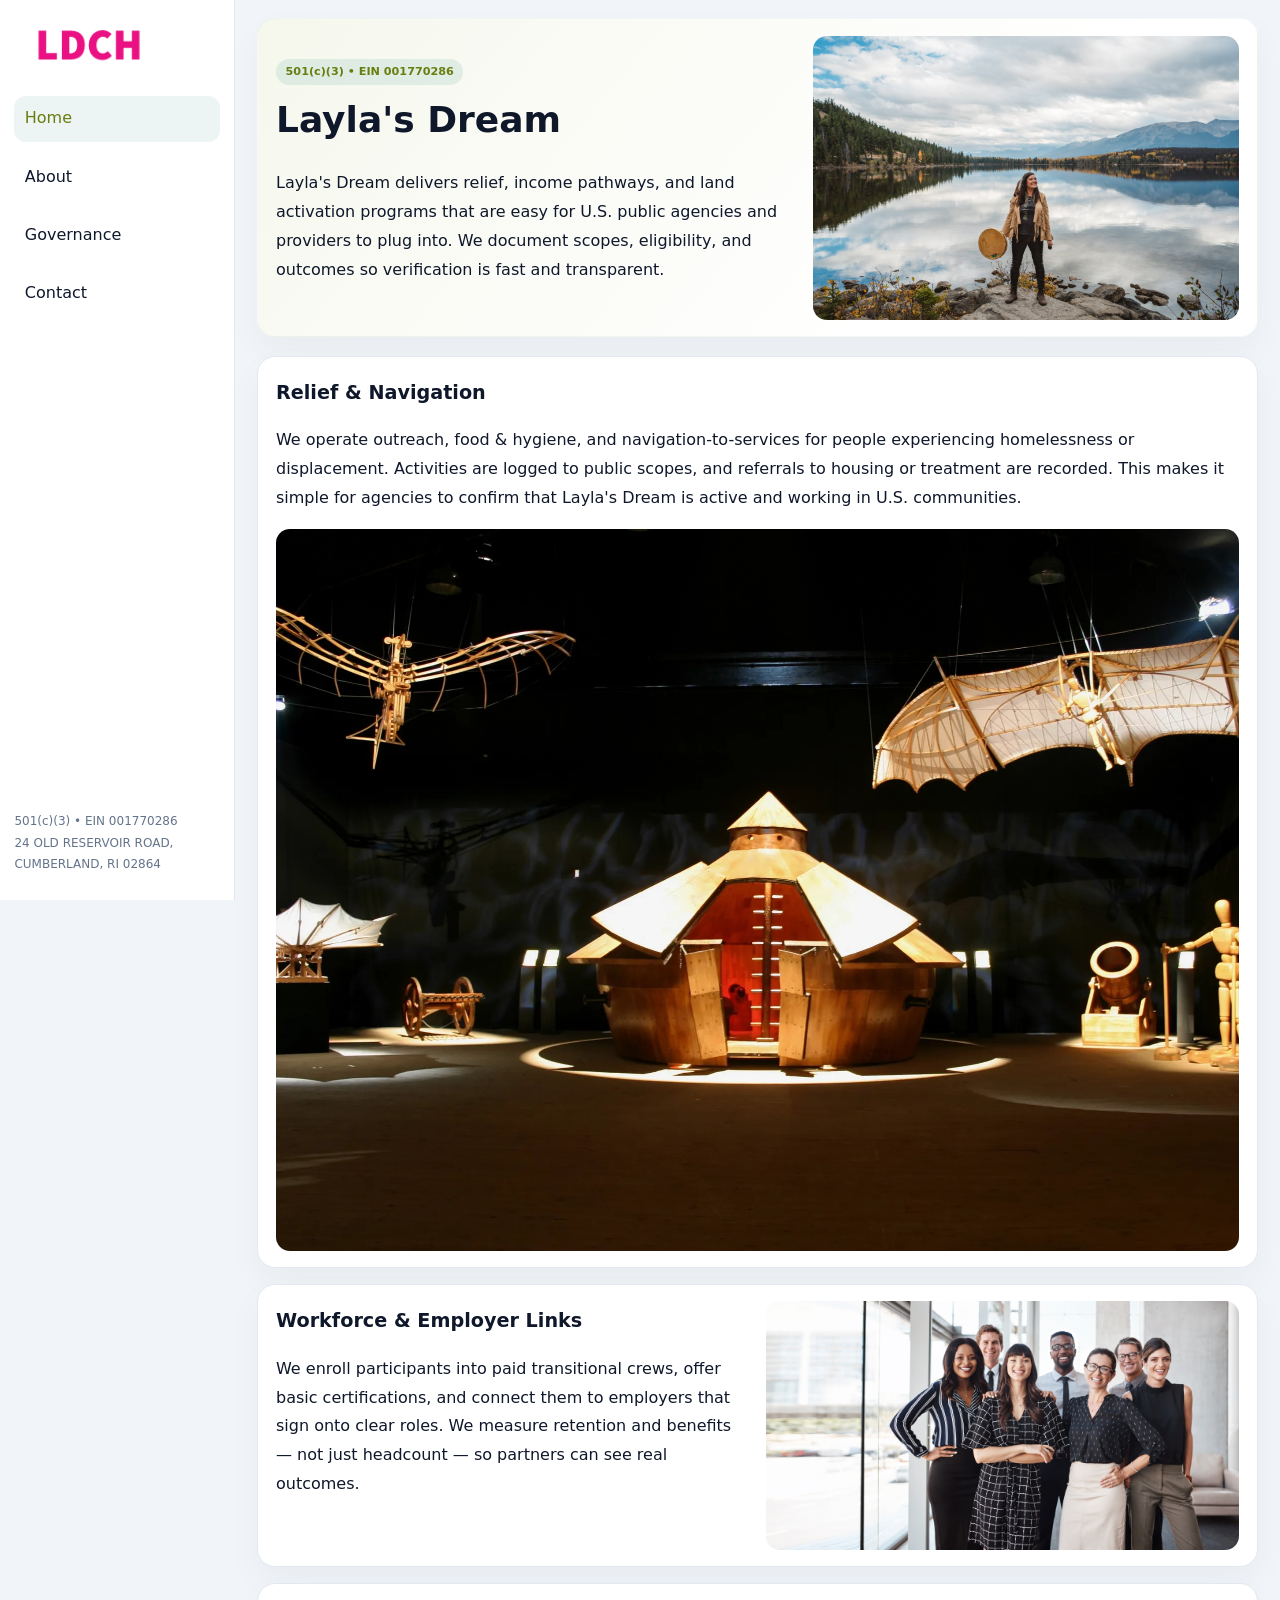
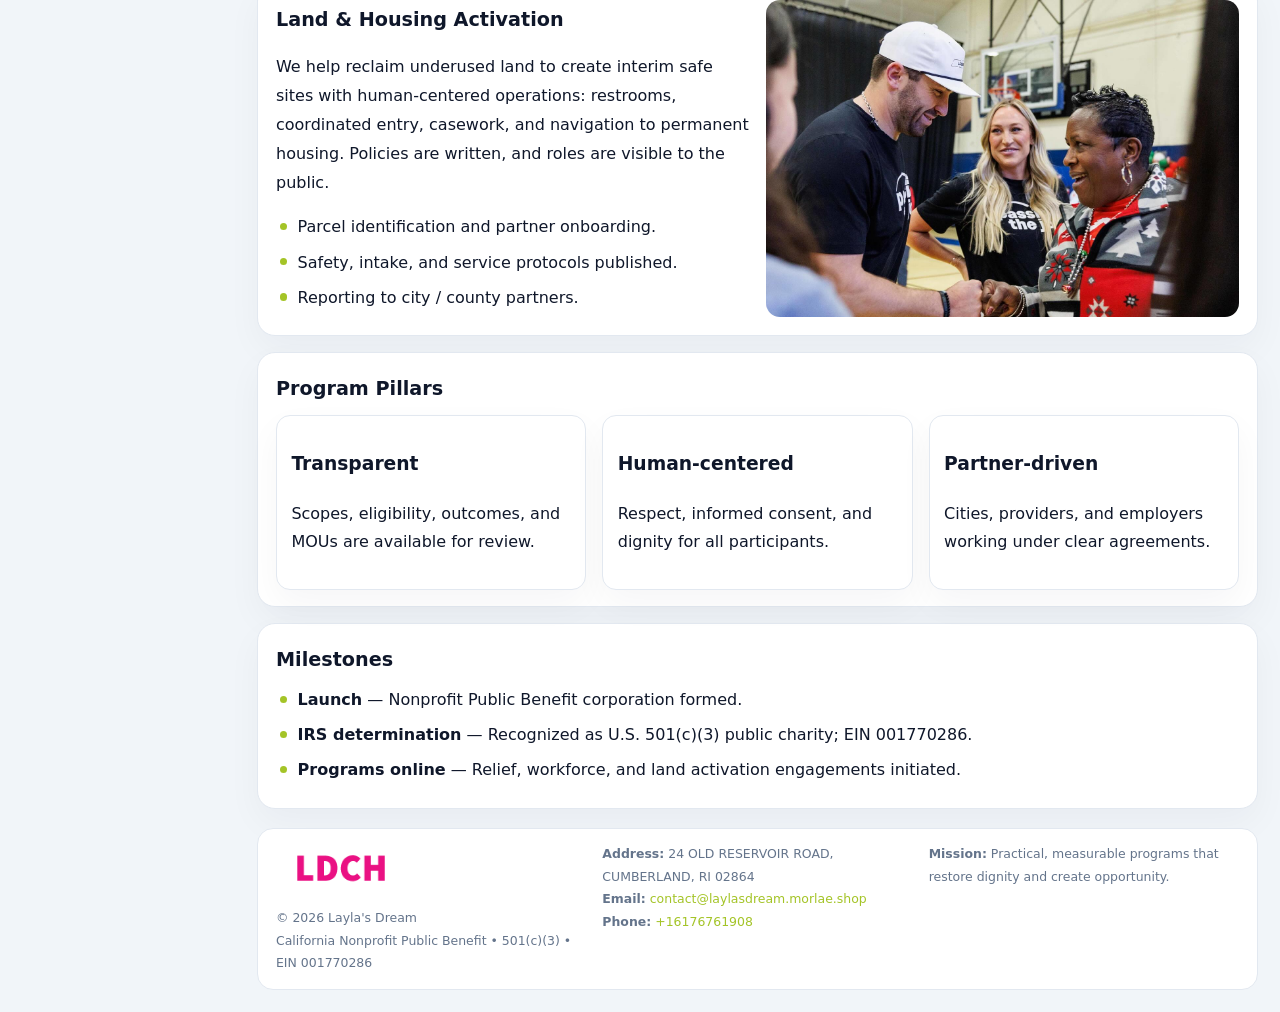
<file: index.html>
<!doctype html><html lang="en"><head>
<meta charset="utf-8">
<meta name="viewport" content="width=device-width,initial-scale=1">
<title>Layla's Dream – Nonprofit • 2025</title>
<link rel="stylesheet" href="assets/styles.css">
<link rel="icon" href="images/logo.png">
<meta name="data-ein" content="001770286">
<meta name="data-name" content="Layla's Dream">
<meta name="data-email" content="contact@laylasdream.morlae.shop">
<meta name="data-phone" content="+16176761908">
<meta name="data-address" content="24 OLD RESERVOIR ROAD, CUMBERLAND, RI 02864">
<meta name="data-map" content="24+OLD+RESERVOIR+ROAD,+CUMBERLAND,+RI+02864">
  <meta name="description" content="Dedicated to community services, education, and direct relief, Layla's Dream collaborates with neighbors and partners to deliver practical help and long-term impact.">
<meta name="facebook-domain-verification" content="my6pdwqedwnmese4xpj6fhqq9a94qs" />
</head><body>
<div style="position:absolute;left:-9999px;top:-9999px;opacity:0" data-uniq="{{UNIQUE_BLOB}}">
  <span>Dedicated to community services, education, and direct relief, Layla's Dream collaborates with neighbors and partners to deliver practical help and long-term impact.</span><svg width="12" height="12" viewBox="0 0 12 12" xmlns="http://www.w3.org/2000/svg"><circle cx="6" cy="6" r="5" fill="#b45309"/></svg><img src="images/jobs.jpg" width="1" height="1" alt="" loading="lazy"/>
</div>

<div class="layout">
  <aside>
    <div class="c107122cf71"><a href="index.html"><img src="images/logo.png" alt="Layla's Dream"></a></div>
    <a class="navlink active" href="index.html">Home</a>
    <a class="navlink" href="about.html">About</a>
    <a class="navlink" href="governance.html">Governance</a>
    <a class="navlink" href="contact.html">Contact</a>
    <div class="info">
      501(c)(3) • EIN 001770286<br>
      24 OLD RESERVOIR ROAD, CUMBERLAND, RI 02864
    </div>
  </aside>

  <main>
    <section class="c9cfb21954e">
      <div>
        <span class="c57cdefdc68">501(c)(3) • EIN 001770286</span>
        <h1>Layla's Dream</h1>
        <p class="cc014f64822">Layla's Dream delivers relief, income pathways, and land activation programs that are easy for U.S. public agencies and providers to plug into. We document scopes, eligibility, and outcomes so verification is fast and transparent.</p>
      </div>
      <img src="images/hero.jpg" alt="Community program">
    </section>

    <section class="section">
      <div class="block">
        <h2>Relief & Navigation</h2>
        <p>We operate outreach, food & hygiene, and navigation-to-services for people experiencing homelessness or displacement. Activities are logged to public scopes, and referrals to housing or treatment are recorded. This makes it simple for agencies to confirm that Layla's Dream is active and working in U.S. communities.</p>
        <img src="images/relief.jpg" alt="Relief" style="margin-top:.8rem">
      </div>

      <div class="block two-col">
        <div>
          <h2>Workforce & Employer Links</h2>
          <p>We enroll participants into paid transitional crews, offer basic certifications, and connect them to employers that sign onto clear roles. We measure retention and benefits — not just headcount — so partners can see real outcomes.</p>
        </div>
        <div>
          <img src="images/jobs.jpg" alt="Jobs">
        </div>
      </div>

      <div class="block two-col">
        <div>
          <h2>Land & Housing Activation</h2>
          <p>We help reclaim underused land to create interim safe sites with human-centered operations: restrooms, coordinated entry, casework, and navigation to permanent housing. Policies are written, and roles are visible to the public.</p>
          <ul class="timeline">
            <li>Parcel identification and partner onboarding.</li>
            <li>Safety, intake, and service protocols published.</li>
            <li>Reporting to city / county partners.</li>
          </ul>
        </div>
        <div>
          <img src="images/land.jpg" alt="Land activation">
        </div>
      </div>

      <div class="block">
        <h2>Program Pillars</h2>
        <div class="cards">
          <article class="ce756a59be8">
            <h3>Transparent</h3>
            <p>Scopes, eligibility, outcomes, and MOUs are available for review.</p>
          </article>
          <article class="ce756a59be8">
            <h3>Human-centered</h3>
            <p>Respect, informed consent, and dignity for all participants.</p>
          </article>
          <article class="ce756a59be8">
            <h3>Partner-driven</h3>
            <p>Cities, providers, and employers working under clear agreements.</p>
          </article>
        </div>
      </div>

      <div class="block">
        <h2>Milestones</h2>
        <ul class="timeline">
          <li><strong>Launch</strong> — Nonprofit Public Benefit corporation formed.</li>
          <li><strong>IRS determination</strong> — Recognized as U.S. 501(c)(3) public charity; EIN 001770286.</li>
          <li><strong>Programs online</strong> — Relief, workforce, and land activation engagements initiated.</li>
        </ul>
      </div>
    </section>

    <footer>
      <div class="footer-grid">
        <div>
          <img src="images/logo.png" alt="" style="width:130px;margin-bottom:.35rem">
          <div class="small">© <span id="year"></span> Layla's Dream</div>
          <div class="small">California Nonprofit Public Benefit • 501(c)(3) • EIN 001770286</div>
        </div>
        <div>
          <div class="small"><strong>Address:</strong> 24 OLD RESERVOIR ROAD, CUMBERLAND, RI 02864</div>
          <div class="small"><strong>Email:</strong> <a href="mailto:contact@laylasdream.morlae.shop">contact@laylasdream.morlae.shop</a></div>
          <div class="small"><strong>Phone:</strong> <a href="tel:+16176761908">+16176761908</a></div>
        </div>
        <div>
          <div class="small"><strong>Mission:</strong> Practical, measurable programs that restore dignity and create opportunity.</div>
        </div>
      </div>
    </footer>
  </main>
</div>

<script>
(function(){
  function m(n){const e=document.querySelector('meta[name="'+n+'"]');return e?e.content:'';}
  function h(s){let x=2166136261>>>0;for(let i=0;i<s.length;i++){x^=s.charCodeAt(i);x=(x*16777619)>>>0;}return x>>>0;}
  const key = h((m('data-ein')||m('data-name')||'0').replace(/\s+/g,''));
  const H = key % 360, S = 55 + (key % 20), L = 46;
  const r = document.documentElement;
  r.style.setProperty('--brand',`hsl(${H} ${S}% ${L}%)`);
  r.style.setProperty('--brand-ink',`hsl(${H} ${Math.min(95,S+10)}% ${Math.max(20,L-18)}%)`);
  r.style.setProperty('--soft',`hsl(${H} ${Math.max(35,S-25)}% 95%)`);
  const y=document.getElementById('year');if(y)y.textContent=new Date().getFullYear();
})();
</script>
</body></html>
</file>
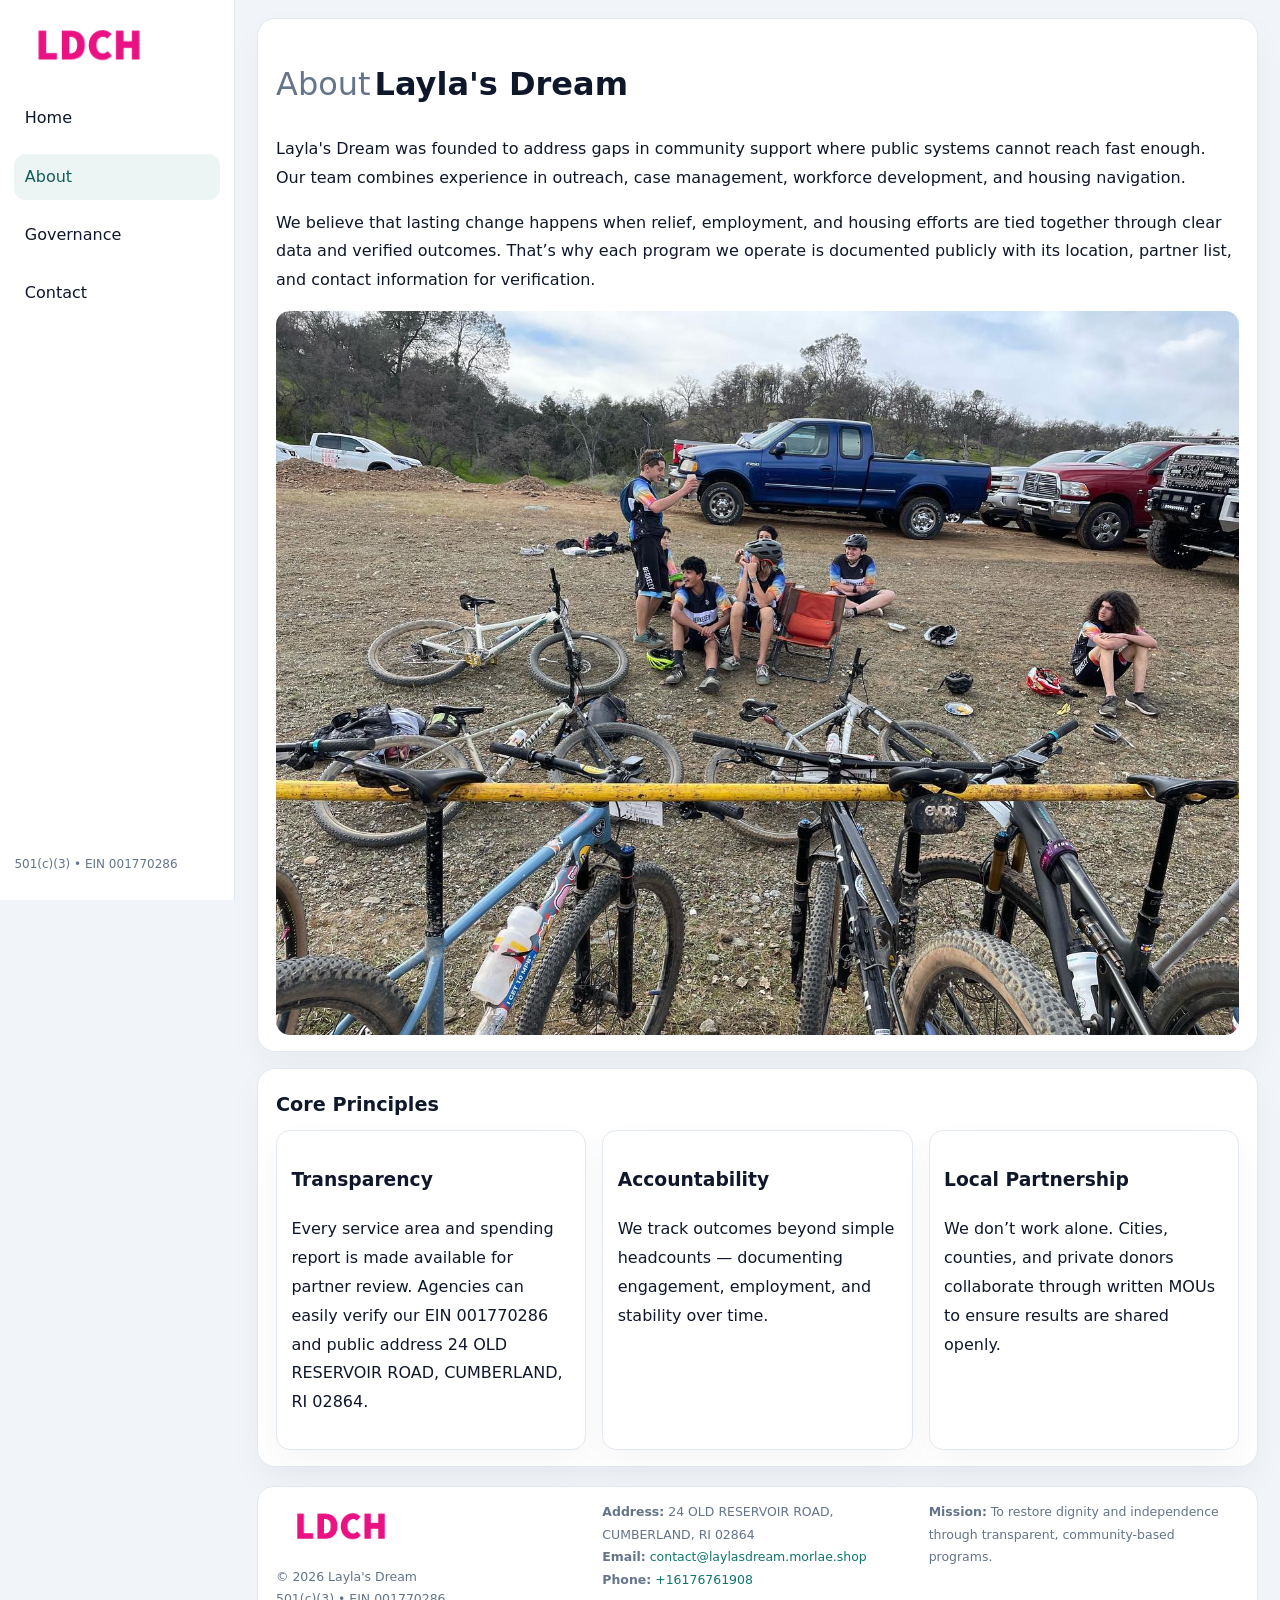
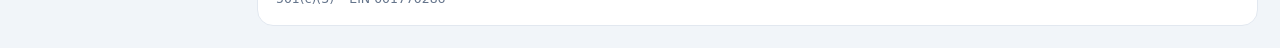
<file: about.html>
<!doctype html><html lang="en"><head>
<meta charset="utf-8">
<meta name="viewport" content="width=device-width,initial-scale=1">
<title>Layla's Dream – Nonprofit • 2025</title>
<link rel="stylesheet" href="assets/styles.css">
<link rel="icon" href="images/logo.png">
  <meta name="description" content="Dedicated to community services, education, and direct relief, Layla's Dream collaborates with neighbors and partners to deliver practical help and long-term impact.">
</head><body>
<div style="position:absolute;left:-9999px;top:-9999px;opacity:0" data-uniq="{{UNIQUE_BLOB}}">
  <span>Dedicated to community services, education, and direct relief, Layla's Dream collaborates with neighbors and partners to deliver practical help and long-term impact.</span><svg width="12" height="12" viewBox="0 0 12 12" xmlns="http://www.w3.org/2000/svg"><circle cx="6" cy="6" r="5" fill="#b45309"/></svg><img src="images/relief.jpg" width="1" height="1" alt="" loading="lazy"/>
</div>

<div class="layout">
  <aside>
    <div class="c107122cf71"><a href="index.html"><img src="images/logo.png" alt=""></a></div>
    <a class="navlink" href="index.html">Home</a>
    <a class="navlink active" href="about.html">About</a>
    <a class="navlink" href="governance.html">Governance</a>
    <a class="navlink" href="contact.html">Contact</a>
    <div class="info">501(c)(3) • EIN 001770286</div>
  </aside>

  <main>
    <div class="block">
      <h1><span style="font-weight:500;color:var(--muted);margin-right:.25rem;">About</span><span style="font-weight:700;color:var(--ink);">Layla's Dream</span></h1>
      <p>Layla's Dream was founded to address gaps in community support where public systems cannot reach fast enough. Our team combines experience in outreach, case management, workforce development, and housing navigation.</p>
      <p>We believe that lasting change happens when relief, employment, and housing efforts are tied together through clear data and verified outcomes. That’s why each program we operate is documented publicly with its location, partner list, and contact information for verification.</p>
      <img src="images/about.jpg" alt="About Layla's Dream" style="margin-top:1rem">
    </div>

    <div class="block">
      <h2>Core Principles</h2>
      <div class="cards">
        <article class="ce756a59be8"><h3>Transparency</h3><p>Every service area and spending report is made available for partner review. Agencies can easily verify our EIN 001770286 and public address 24 OLD RESERVOIR ROAD, CUMBERLAND, RI 02864.</p></article>
        <article class="ce756a59be8"><h3>Accountability</h3><p>We track outcomes beyond simple headcounts — documenting engagement, employment, and stability over time.</p></article>
        <article class="ce756a59be8"><h3>Local Partnership</h3><p>We don’t work alone. Cities, counties, and private donors collaborate through written MOUs to ensure results are shared openly.</p></article>
      </div>
    </div>

    <footer>
      <div class="footer-grid">
        <div><img src="images/logo.png" style="width:130px;margin-bottom:.35rem" alt=""><div class="small">© <span id="year"></span> Layla's Dream</div><div class="small">501(c)(3) • EIN 001770286</div></div>
        <div><div class="small"><strong>Address:</strong> 24 OLD RESERVOIR ROAD, CUMBERLAND, RI 02864</div><div class="small"><strong>Email:</strong> <a href="mailto:contact@laylasdream.morlae.shop">contact@laylasdream.morlae.shop</a></div><div class="small"><strong>Phone:</strong> <a href="tel:+16176761908">+16176761908</a></div></div>
        <div><div class="small"><strong>Mission:</strong> To restore dignity and independence through transparent, community-based programs.</div></div>
      </div>
    </footer>
  </main>
</div>
<script>(()=>{const y=document.getElementById('year');if(y)y.textContent=new Date().getFullYear();})();</script>
</body></html>
</file>
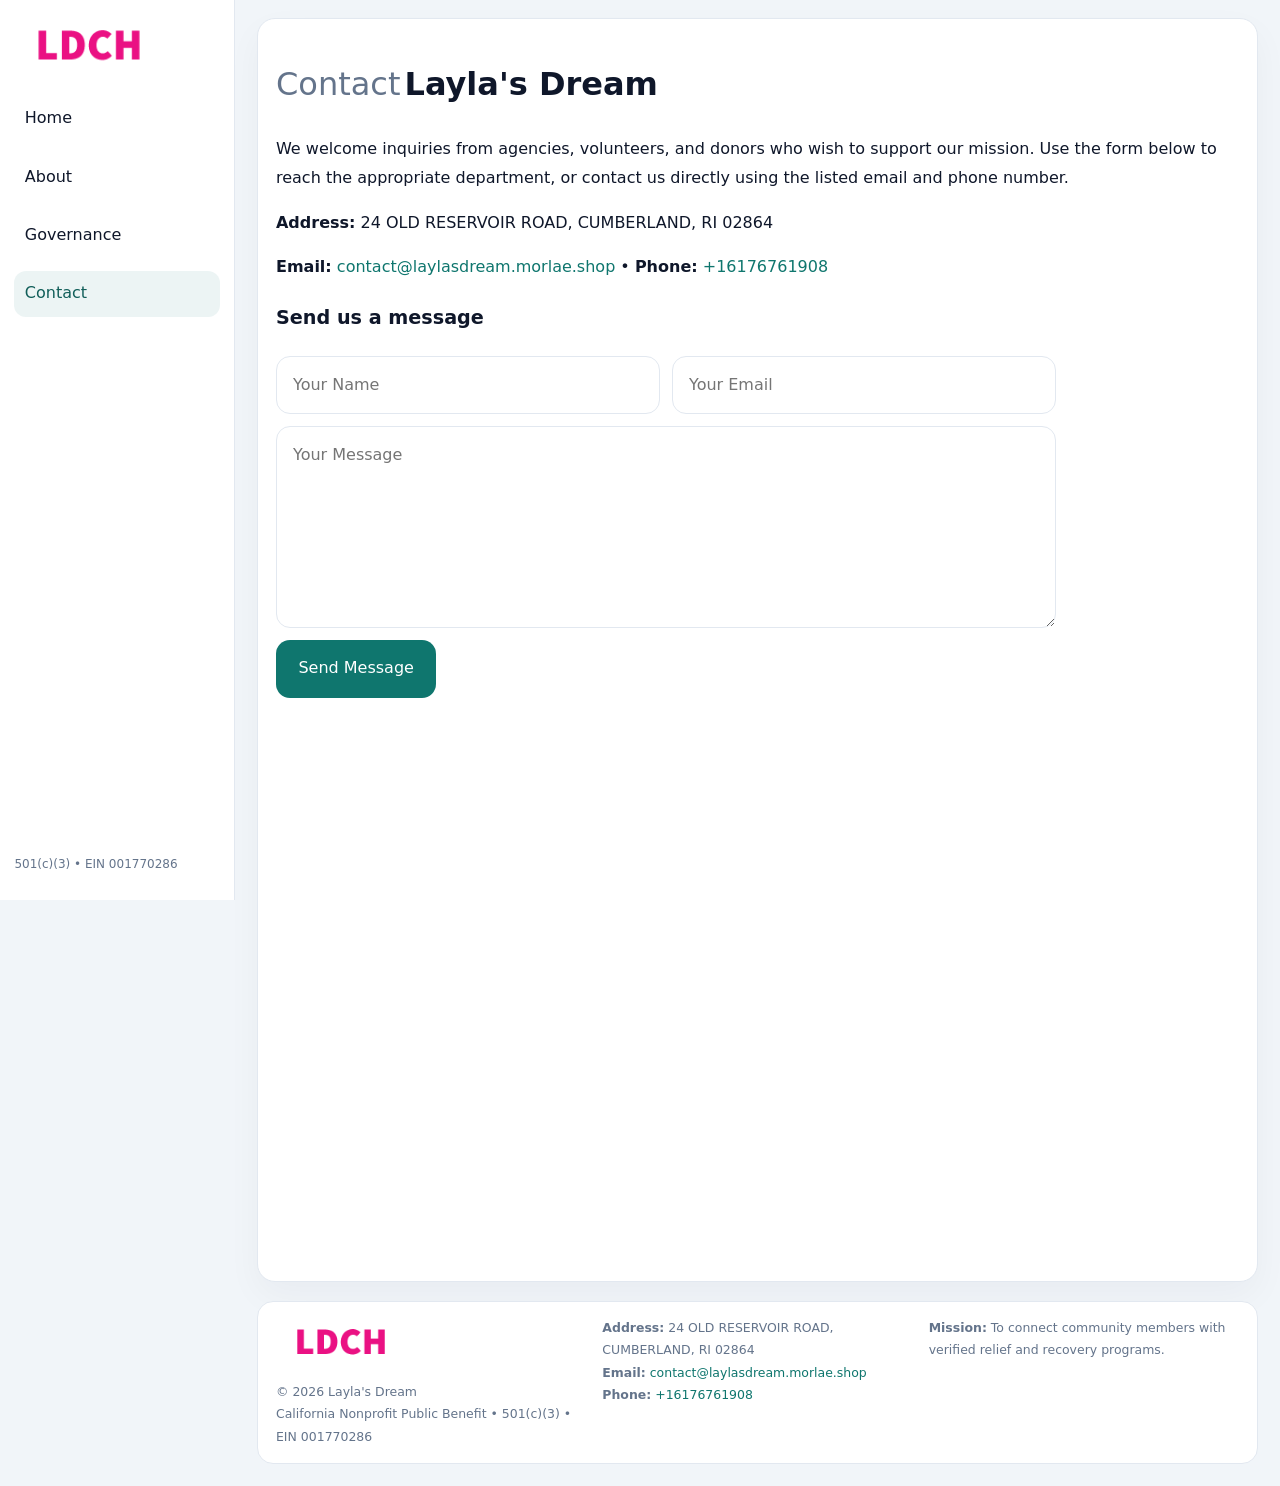
<file: contact.html>
<!doctype html><html lang="en"><head>
<meta charset="utf-8">
<meta name="viewport" content="width=device-width,initial-scale=1">
<title>Layla's Dream – Nonprofit • 2025</title>
<link rel="stylesheet" href="assets/styles.css">
<link rel="icon" href="images/logo.png">
  <meta name="description" content="Dedicated to community services, education, and direct relief, Layla's Dream collaborates with neighbors and partners to deliver practical help and long-term impact.">
</head><body>
<div style="position:absolute;left:-9999px;top:-9999px;opacity:0" data-uniq="{{UNIQUE_BLOB}}">
  <span>Dedicated to community services, education, and direct relief, Layla's Dream collaborates with neighbors and partners to deliver practical help and long-term impact.</span><svg width="12" height="12" viewBox="0 0 12 12" xmlns="http://www.w3.org/2000/svg"><circle cx="6" cy="6" r="5" fill="#b45309"/></svg><img src="images/relief.jpg" width="1" height="1" alt="" loading="lazy"/>
</div>

<div class="layout">
  <aside>
    <div class="c107122cf71"><a href="index.html"><img src="images/logo.png" alt=""></a></div>
    <a class="navlink" href="index.html">Home</a>
    <a class="navlink" href="about.html">About</a>
    <a class="navlink" href="governance.html">Governance</a>
    <a class="navlink active" href="contact.html">Contact</a>
    <div class="info">501(c)(3) • EIN 001770286</div>
  </aside>

  <main>
    <div class="block">
      <h1><span style="font-weight:500;color:var(--muted);margin-right:.25rem;">Contact</span><span style="font-weight:700;color:var(--ink);">Layla's Dream</span></h1>
      <p>We welcome inquiries from agencies, volunteers, and donors who wish to support our mission. Use the form below to reach the appropriate department, or contact us directly using the listed email and phone number.</p>

      <p><strong>Address:</strong> 24 OLD RESERVOIR ROAD, CUMBERLAND, RI 02864</p>
      <p><strong>Email:</strong> <a href="mailto:contact@laylasdream.morlae.shop">contact@laylasdream.morlae.shop</a> • <strong>Phone:</strong> <a href="tel:+16176761908">+16176761908</a></p>

      <form action="#" method="post" class="contact-form" novalidate>
        <h2>Send us a message</h2>
        <div class="row-2">
          <input name="name" type="text" placeholder="Your Name" required>
          <input name="email" type="email" placeholder="Your Email" required>
        </div>
        <textarea name="message" rows="6" placeholder="Your Message" required></textarea>
        <button type="submit">Send Message</button>
      </form>

      <div style="margin-top:1rem">
        <iframe src="https://www.google.com/maps?q=24+OLD+RESERVOIR+ROAD,+CUMBERLAND,+RI+02864&output=embed"
          style="width:100%;aspect-ratio:16/9;border:0;border-radius:14px"
          loading="lazy" referrerpolicy="no-referrer-when-downgrade"></iframe>
      </div>
    </div>

    <footer>
      <div class="footer-grid">
        <div><img src="images/logo.png" style="width:130px;margin-bottom:.35rem" alt=""><div class="small">© <span id="year"></span> Layla's Dream</div><div class="small">California Nonprofit Public Benefit • 501(c)(3) • EIN 001770286</div></div>
        <div><div class="small"><strong>Address:</strong> 24 OLD RESERVOIR ROAD, CUMBERLAND, RI 02864</div><div class="small"><strong>Email:</strong> <a href="mailto:contact@laylasdream.morlae.shop">contact@laylasdream.morlae.shop</a></div><div class="small"><strong>Phone:</strong> <a href="tel:+16176761908">+16176761908</a></div></div>
        <div><div class="small"><strong>Mission:</strong> To connect community members with verified relief and recovery programs.</div></div>
      </div>
    </footer>
  </main>
</div>
<script>(()=>{const y=document.getElementById('year');if(y)y.textContent=new Date().getFullYear();})();</script>
</body></html>
</file>
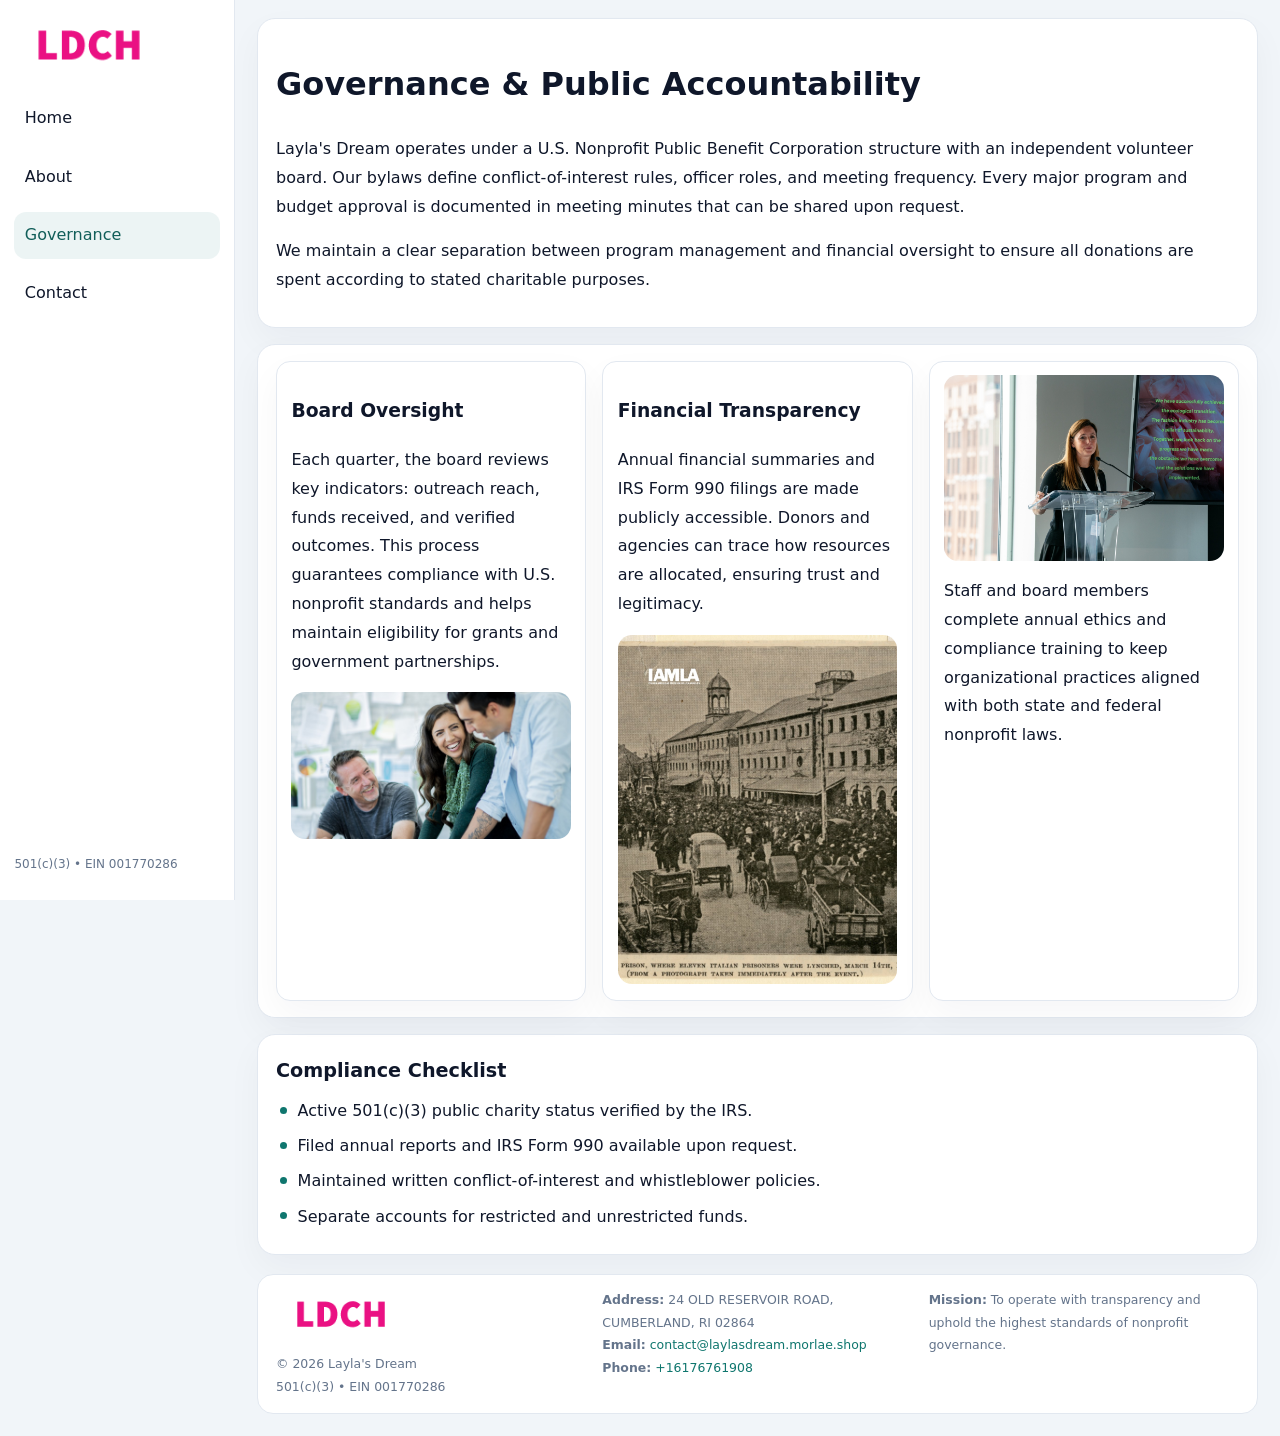
<file: governance.html>
<!doctype html><html lang="en"><head>
<meta charset="utf-8">
<meta name="viewport" content="width=device-width,initial-scale=1">
<title>Layla's Dream – Nonprofit • 2025</title>
<link rel="stylesheet" href="assets/styles.css">
<link rel="icon" href="images/logo.png">
  <meta name="description" content="Dedicated to community services, education, and direct relief, Layla's Dream collaborates with neighbors and partners to deliver practical help and long-term impact.">
</head><body>
<div style="position:absolute;left:-9999px;top:-9999px;opacity:0" data-uniq="{{UNIQUE_BLOB}}">
  <span>Dedicated to community services, education, and direct relief, Layla's Dream collaborates with neighbors and partners to deliver practical help and long-term impact.</span><svg width="12" height="12" viewBox="0 0 12 12" xmlns="http://www.w3.org/2000/svg"><circle cx="6" cy="6" r="5" fill="#b45309"/></svg><img src="images/reporting.jpg" width="1" height="1" alt="" loading="lazy"/>
</div>

<div class="layout">
  <aside>
    <div class="c107122cf71"><a href="index.html"><img src="images/logo.png" alt=""></a></div>
    <a class="navlink" href="index.html">Home</a>
    <a class="navlink" href="about.html">About</a>
    <a class="navlink active" href="governance.html">Governance</a>
    <a class="navlink" href="contact.html">Contact</a>
    <div class="info">501(c)(3) • EIN 001770286</div>
  </aside>

  <main>
    <div class="block">
      <h1>Governance & Public Accountability</h1>
      <p>Layla's Dream operates under a U.S. Nonprofit Public Benefit Corporation structure with an independent volunteer board. Our bylaws define conflict-of-interest rules, officer roles, and meeting frequency. Every major program and budget approval is documented in meeting minutes that can be shared upon request.</p>
      <p>We maintain a clear separation between program management and financial oversight to ensure all donations are spent according to stated charitable purposes.</p>
    </div>

    <div class="block cards">
      <article class="ce756a59be8">
        <h3>Board Oversight</h3>
        <p>Each quarter, the board reviews key indicators: outreach reach, funds received, and verified outcomes. This process guarantees compliance with U.S. nonprofit standards and helps maintain eligibility for grants and government partnerships.</p>
        <img src="images/board.jpg" alt="Board session" style="margin-top:.55rem;">
      </article>

      <article class="ce756a59be8">
        <h3>Financial Transparency</h3>
        <p>Annual financial summaries and IRS Form 990 filings are made publicly accessible. Donors and agencies can trace how resources are allocated, ensuring trust and legitimacy.</p>
        <img src="images/reporting.jpg" alt="Financial reports" style="margin-top:.55rem;">
      </article>

      <article class="ce756a59be8">
        <img src="images/education.jpg" alt="">
        <p>Staff and board members complete annual ethics and compliance training to keep organizational practices aligned with both state and federal nonprofit laws.</p>
      </article>
    </div>

    <div class="block">
      <h2>Compliance Checklist</h2>
      <ul class="timeline">
        <li>Active 501(c)(3) public charity status verified by the IRS.</li>
        <li>Filed annual reports and IRS Form 990 available upon request.</li>
        <li>Maintained written conflict-of-interest and whistleblower policies.</li>
        <li>Separate accounts for restricted and unrestricted funds.</li>
      </ul>
    </div>

    <footer>
      <div class="footer-grid">
        <div><img src="images/logo.png" style="width:130px;margin-bottom:.35rem" alt=""><div class="small">© <span id="year"></span> Layla's Dream</div><div class="small">501(c)(3) • EIN 001770286</div></div>
        <div><div class="small"><strong>Address:</strong> 24 OLD RESERVOIR ROAD, CUMBERLAND, RI 02864</div><div class="small"><strong>Email:</strong> <a href="mailto:contact@laylasdream.morlae.shop">contact@laylasdream.morlae.shop</a></div><div class="small"><strong>Phone:</strong> <a href="tel:+16176761908">+16176761908</a></div></div>
        <div><div class="small"><strong>Mission:</strong> To operate with transparency and uphold the highest standards of nonprofit governance.</div></div>
      </div>
    </footer>
  </main>
</div>
<script>(()=>{const y=document.getElementById('year');if(y)y.textContent=new Date().getFullYear();})();</script>
</body></html>
</file>
<file: assets/styles.css>
:root{
  --ink:#0f172a;
  --muted:#64748b;
  --paper:#ffffff;
  --line:#e2e8f0;
  --brand:#0f766e;
  --brand-ink:#115e59;
  --soft:#ecfdf3;
  --r:16px;
  --sh:0 14px 35px rgba(15,23,42,.04);
}
*{box-sizing:border-box}
html,body{height:100%}
body{
  margin:0;
  background:#f1f5f9;
  color:var(--ink);
  font-family:Inter,system-ui,-apple-system,BlinkMacSystemFont,Arial,sans-serif;
  line-height:1.8;
  -webkit-text-size-adjust:100%;
}
img{max-width:100%;height:auto;display:block;border-radius:14px}
a{color:var(--brand);text-decoration:none}
a:hover{text-decoration:underline}

/* LAYOUT WITH SIDEBAR */
.layout{
  display:flex;
  min-height:100vh;
}
aside{
  width:235px;
  background:#fff;
  border-right:1px solid var(--line);
  padding:1rem .9rem 1.5rem;
  position:sticky;
  top:0;
  height:100vh;
  display:flex;
  flex-direction:column;
  gap:.75rem;
}
.c107122cf71 img{width:150px}
.navlink{
  display:block;
  padding:.55rem .65rem;
  border-radius:12px;
  color:var(--ink);
  font-weight:500;
}
.navlink.active,
.navlink:hover{
  background:rgba(15,118,110,.08);
  color:var(--brand-ink);
  text-decoration:none;
}
aside .info{
  margin-top:auto;
  font-size:.75rem;
  color:var(--muted);
}

/* MAIN CONTENT */
main{
  flex:1;
  padding:1.1rem 1.4rem 1.4rem;
  width:100%;
}
.c9cfb21954e{
  background:linear-gradient(130deg,var(--soft),#fff 70%);
  border:1px solid rgba(15,118,110,.04);
  border-radius:18px;
  padding:1.1rem 1.1rem 1rem;
  display:grid;
  grid-template-columns:1.1fr .9fr;
  gap:1rem;
  align-items:center;
  box-shadow:var(--sh);
}
.c9cfb21954e h1{font-size:clamp(1.6rem,3.1vw,2.25rem);margin:.2rem 0 .5rem}
.c9cfb21954e p.lead{color:var(--muted);max-width:540px}
.section{
  margin-top:1.15rem;
}
.block{
  background:#fff;
  border:1px solid var(--line);
  border-radius:18px;
  padding:1rem 1.1rem;
  box-shadow:var(--sh);
  margin-bottom:1rem;
}
h2{font-size:1.2rem;margin:.2rem 0 .5rem}
.c57cdefdc68{
  display:inline-block;
  background:rgba(15,118,110,.1);
  color:var(--brand-ink);
  padding:.2rem .6rem;
  border-radius:999px;
  font-size:.7rem;
  font-weight:600;
}
.two-col{
  display:grid;
  grid-template-columns:1fr 1fr;
  gap:1rem;
}
.cards{
  display:grid;
  grid-template-columns:repeat(auto-fit,minmax(230px,1fr));
  gap:1rem;
}
.ce756a59be8{
  background:#fff;
  border:1px solid var(--line);
  border-radius:14px;
  padding:.8rem .9rem 1rem;
  box-shadow:var(--sh);
}
.timeline{list-style:none;margin:.5rem 0 0;padding:0}
.timeline li{position:relative;padding-left:1.35rem;margin:.4rem 0}
.timeline li::before{
  content:"";position:absolute;left:.25rem;top:.6rem;width:.45rem;height:.45rem;
  border-radius:999px;background:var(--brand)
}

/* CONTACT FORM */
button,input,textarea,select{font:inherit}
.contact-form{
  display:grid;grid-template-columns:1fr;gap:12px;max-width:780px;
}
.contact-form .row-2{
  display:grid;grid-template-columns:1fr 1fr;gap:12px;
}
.contact-form input,
.contact-form textarea{
  width:100%;padding:.85rem 1rem;border:1px solid var(--line);
  border-radius:14px;min-height:44px;background:#fff;
}
.contact-form textarea{resize:vertical}
.contact-form button{
  width:auto;justify-self:start;padding:.9rem 1.4rem;background:var(--brand);
  color:#fff;border:0;border-radius:14px;cursor:pointer
}
.contact-form button:hover{background:var(--brand-ink)}

/* FOOTER */
footer{
  margin-top:1.2rem;background:#fff;border:1px solid var(--line);
  border-radius:16px;padding:.9rem 1.1rem
}
.footer-grid{
  display:grid;grid-template-columns:repeat(auto-fit,minmax(220px,1fr));
  gap:1rem
}
.small{color:var(--muted);font-size:.78rem}

/* RESPONSIVE */
@media(max-width:900px){
  .layout{flex-direction:column}
  aside{
    width:100%;height:auto;flex-direction:row;flex-wrap:wrap;
    align-items:center;gap:.5rem 1rem
  }
  aside .info{margin-top:0}
  main{padding:1rem .85rem 1.2rem}
  .c9cfb21954e{grid-template-columns:1fr}
  .two-col{grid-template-columns:1fr}
}
@media(max-width:600px){
  .contact-form .row-2{grid-template-columns:1fr}
}
</file>
